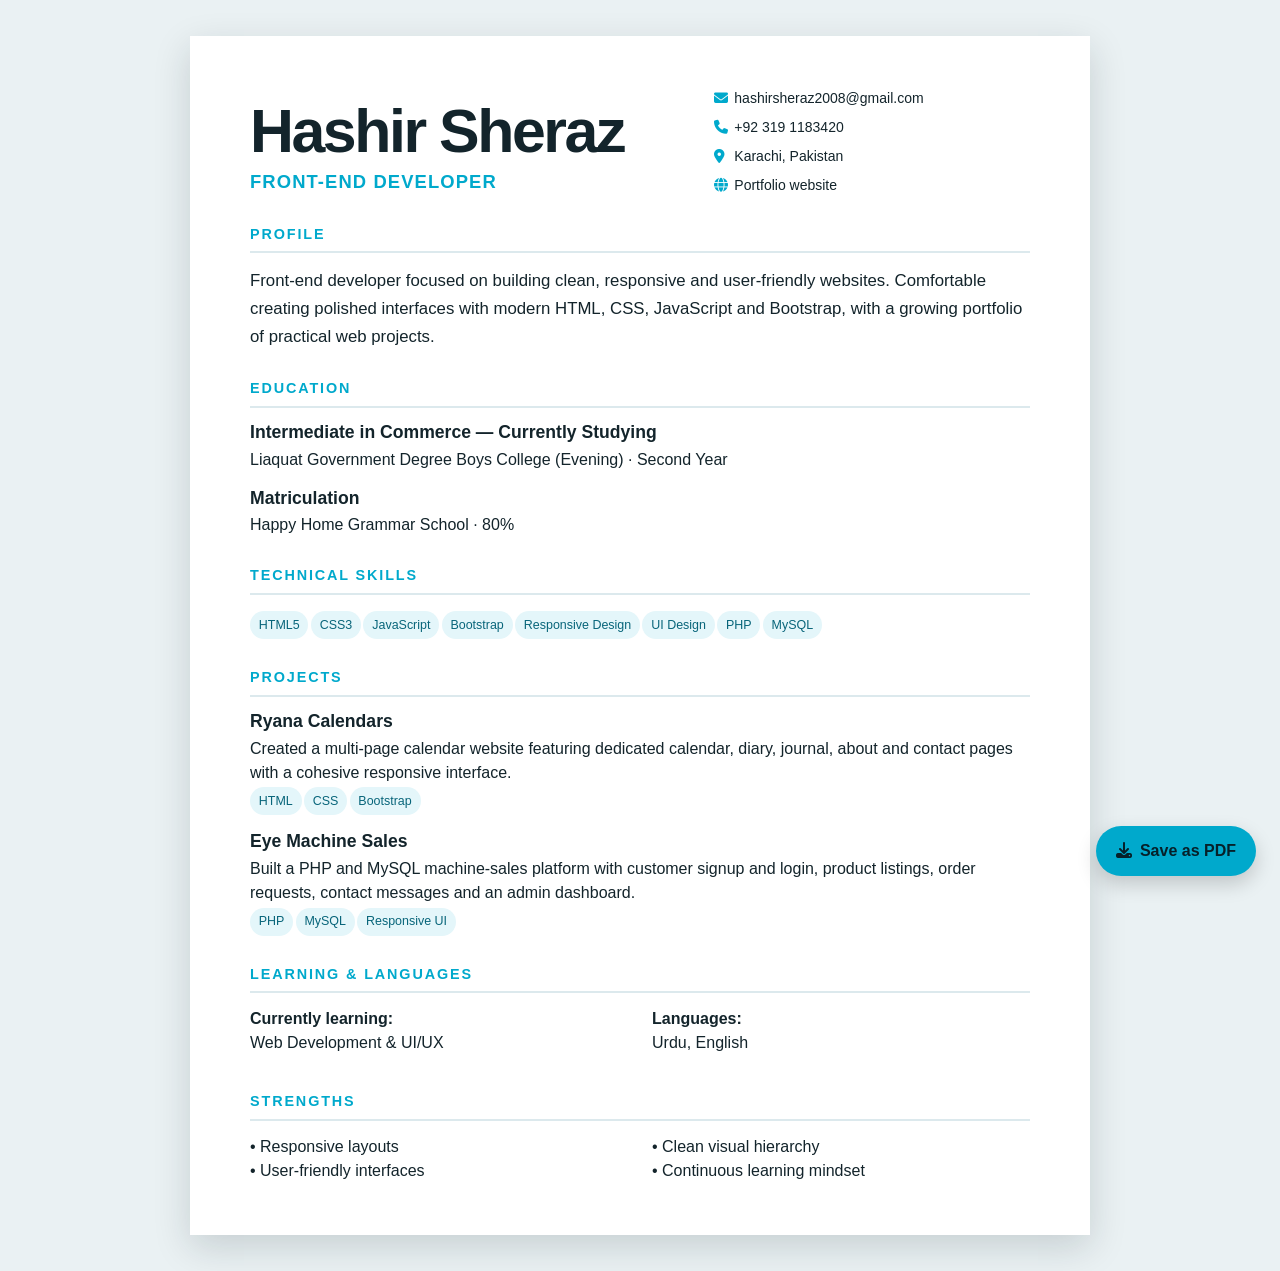
<file: cv.html>
<!doctype html>
<html lang="en">

<head>
  <meta charset="UTF-8">
  <meta name="viewport" content="width=device-width, initial-scale=1.0">
  <meta name="description" content="CV of Hashir Sheraz, Front-End Developer.">
  <title>Hashir Sheraz | CV</title>
  <link rel="icon" type="image/png" href="chat-theme.png?v=2">
  <link href="https://cdn.jsdelivr.net/npm/bootstrap@5.3.2/dist/css/bootstrap.min.css" rel="stylesheet">
  <link rel="stylesheet" href="https://cdnjs.cloudflare.com/ajax/libs/font-awesome/6.5.1/css/all.min.css">
  <style>
    :root {
      --ink: #13242b;
      --cyan: #00a9cc;
      --paper: #fff
    }

    body {
      background: #eaf1f3;
      font-family: Arial, sans-serif;
      color: var(--ink)
    }

    .cv {
      max-width: 900px;
      margin: 36px auto;
      background: var(--paper);
      box-shadow: 0 12px 35px rgba(15, 32, 39, .16);
      padding: 52px 60px
    }

    .name {
      font-size: clamp(2.2rem, 6vw, 3.8rem);
      font-weight: 800;
      letter-spacing: -.04em;
      margin: 0
    }

    .role {
      color: var(--cyan);
      font-size: 1.15rem;
      font-weight: bold;
      letter-spacing: .06em;
      text-transform: uppercase
    }

    .contact a {
      color: var(--ink);
      text-decoration: none
    }

    .contact i {
      color: var(--cyan);
      width: 20px
    }

    .section {
      margin-top: 30px
    }

    .section h2 {
      font-size: .9rem;
      color: var(--cyan);
      font-weight: 800;
      text-transform: uppercase;
      letter-spacing: .13em;
      border-bottom: 2px solid #dce9ed;
      padding-bottom: 8px;
      margin-bottom: 14px
    }

    .summary {
      font-size: 1.05rem;
      line-height: 1.65
    }

    .project h3 {
      font-size: 1.1rem;
      font-weight: 700;
      margin: 0
    }

    .project p {
      margin: .3rem 0 0;
      line-height: 1.5
    }

    .tag {
      background: #e4f6fa;
      color: #08657a;
      padding: .3rem .55rem;
      border-radius: 30px;
      font-size: .78rem;
      margin: .15rem .15rem 0 0;
      display: inline-block
    }

    .print-button {
      position: fixed;
      right: 24px;
      bottom: 24px;
      border: 0;
      border-radius: 50px;
      background: #00a9cc;
      color: #06212a;
      font-weight: bold;
      padding: 13px 20px;
      box-shadow: 0 8px 20px rgba(0, 0, 0, .18)
    }

    @media(max-width:650px) {
      .cv {
        margin: 0;
        padding: 35px 26px
      }

      .print-button {
        right: 16px;
        bottom: 16px
      }
    }

    @media print {
      body {
        background: #fff
      }

      .cv {
        box-shadow: none;
        margin: 0;
        max-width: none;
        padding: 0
      }

      .print-button {
        display: none
      }

      @page {
        margin: 14mm
      }
    }
  </style>
</head>

<body>
  <main class="cv">
    <header>
      <div class="row g-3 align-items-end">
        <div class="col-md-7">
          <h1 class="name">Hashir Sheraz</h1>
          <p class="role mb-0">Front-End Developer</p>
        </div>
        <div class="col-md-5 contact small">
          <div><i class="fa-solid fa-envelope"></i><a
              href="mailto:hashirsheraz2008@gmail.com">hashirsheraz2008@gmail.com</a></div>
          <div class="mt-2"><i class="fa-solid fa-phone"></i><a href="tel:+923191183420">+92 319 1183420</a></div>
          <div class="mt-2"><i class="fa-solid fa-location-dot"></i>Karachi, Pakistan</div>
          <div class="mt-2"><i class="fa-solid fa-globe"></i><a href="index.html">Portfolio website</a></div>
        </div>
      </div>
    </header>
    <section class="section">
      <h2>Profile</h2>
      <p class="summary mb-0">Front-end developer focused on building clean, responsive and user-friendly websites.
        Comfortable creating polished interfaces with modern HTML, CSS, JavaScript and Bootstrap, with a growing
        portfolio of practical web projects.</p>
    </section>
    <section class="section">
      <h2>Education</h2>
      <div class="project mb-3">
        <h3>Intermediate in Commerce — Currently Studying</h3>
        <p>Liaquat Government Degree Boys College (Evening) · Second Year</p>
      </div>
      <div class="project">
        <h3>Matriculation</h3>
        <p>Happy Home Grammar School · 80%</p>
      </div>
    </section>
    <section class="section">
      <h2>Technical Skills</h2>
      <div><span class="tag">HTML5</span><span class="tag">CSS3</span><span class="tag">JavaScript</span><span
          class="tag">Bootstrap</span><span class="tag">Responsive Design</span><span class="tag">UI Design</span><span
          class="tag">PHP</span><span class="tag">MySQL</span></div>
    </section>
    <section class="section">
      <h2>Projects</h2>
      <div class="project mb-3">
        <h3>Ryana Calendars</h3>
        <p>Created a multi-page calendar website featuring dedicated calendar, diary, journal, about and contact pages
          with a cohesive responsive interface.</p><span class="tag">HTML</span><span class="tag">CSS</span><span
          class="tag">Bootstrap</span>
      </div>
      <div class="project">
        <h3>Eye Machine Sales</h3>
        <p>Built a PHP and MySQL machine-sales platform with customer signup and login, product listings, order
          requests, contact messages and an admin dashboard.</p><span class="tag">PHP</span><span
          class="tag">MySQL</span><span class="tag">Responsive UI</span>
      </div>
    </section>
    <section class="section">
      <h2>Learning &amp; Languages</h2>
      <div class="row">
        <div class="col-sm-6 mb-2"><strong>Currently learning:</strong><br>Web Development &amp; UI/UX</div>
        <div class="col-sm-6 mb-2"><strong>Languages:</strong><br>Urdu, English</div>
      </div>
    </section>
    <section class="section">
      <h2>Strengths</h2>
      <div class="row">
        <div class="col-sm-6">• Responsive layouts</div>
        <div class="col-sm-6">• Clean visual hierarchy</div>
        <div class="col-sm-6">• User-friendly interfaces</div>
        <div class="col-sm-6">• Continuous learning mindset</div>
      </div>
    </section>
  </main>
  <button class="print-button" onclick="window.print()"><i class="fa-solid fa-download me-2"></i>Save as PDF</button>
</body>

</html>
</file>
